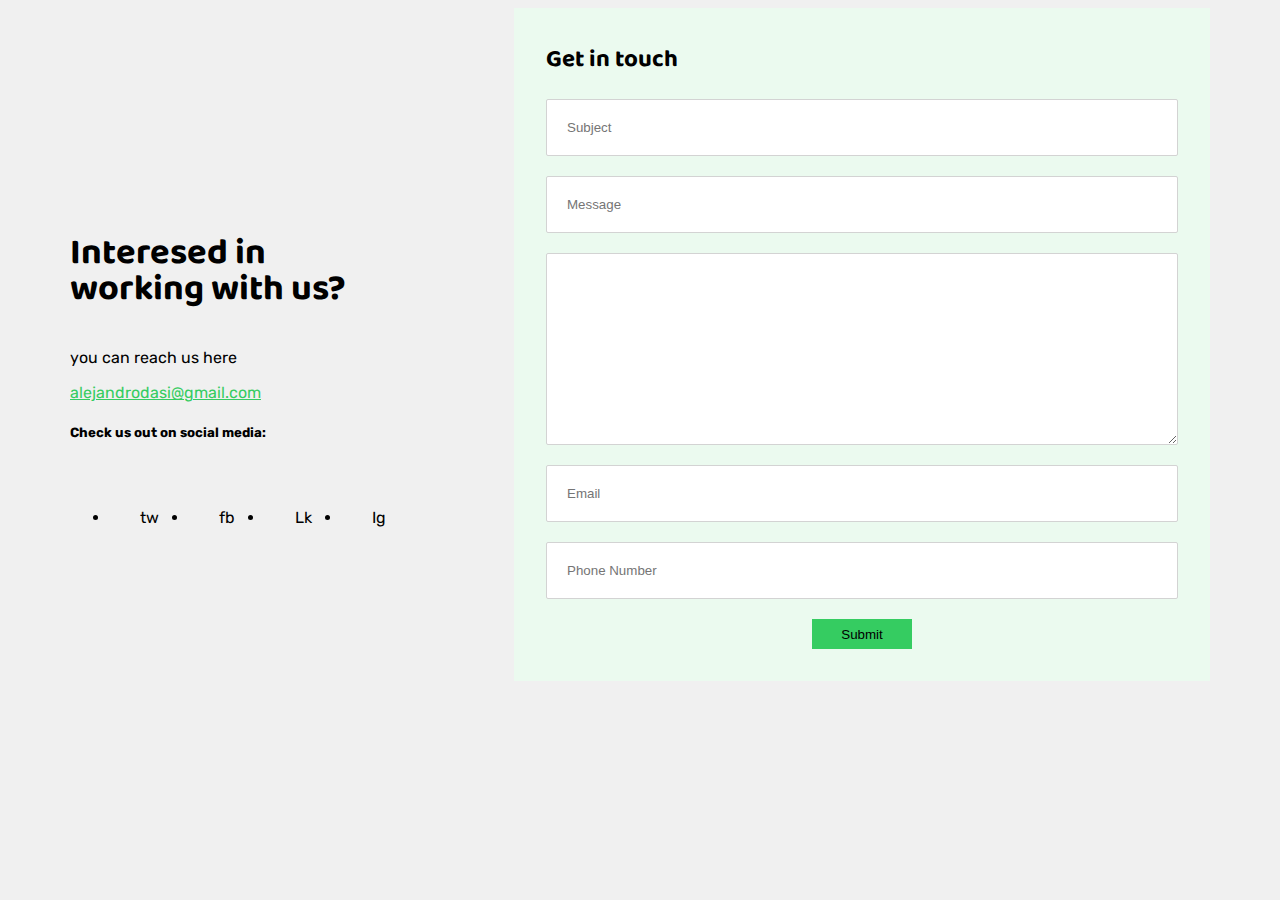
<file: contact form responsive/index.html>
<html lang="en">

<head>
    <meta charset="UTF-8">
    <meta http-equiv="X-UA-Compatible" content="IE=edge">
    <meta name="viewport" content="width=device-width, initial-scale=1.0">
    <title></title>
    <link rel="stylesheet" href="../contact form responsive/css/style.css">
    <link rel="preconnect" href="https://fonts.googleapis.com">
    <link rel="preconnect" href="https://fonts.gstatic.com" crossorigin>
    <link href="https://fonts.googleapis.com/css2?family=Baloo+Bhai+2:wght@700&display=swap" rel="stylesheet">
    <link rel="preconnect" href="https://fonts.googleapis.com">
    <link rel="preconnect" href="https://fonts.gstatic.com" crossorigin>
    <link href="https://fonts.googleapis.com/css2?family=Baloo+Bhai+2:wght@700&family=Rubik:wght@300&display=swap"
        rel="stylesheet">
</head>

<body>
    <main>
    <section class="column">
        <h1 class="baloo">Interesed in working with us?</h1>
        <p class="rubik">you can reach us here </p>
        <a class="link green" href="url"> alejandrodasi@gmail.com</a>
        <h5 class="rubik">Check us out on social media:</h5>
        <ul>
            <li class="rubik">tw</li>
            <li class="rubik">fb</li>
            <li class="rubik">Lk</li>
            <li class="rubik">Ig</li>
        </ul>
    </section>

    <form action="" class="rubik column"> <h2 class="baloo">Get in touch</h2>
        <input class="input" type="text" placeholder="Subject">
        <input class="input"type="text" placeholder="Message">
        <textarea class="input"cols="30" rows="10"></textarea>
        <input class="input"type="text" placeholder="Email">
        <input class="input"type="tel" placeholder="Phone Number">
        <input class="button" type="submit" placeholder="Send Message">

    </form>
    </main>

</body>

</html>
</file>
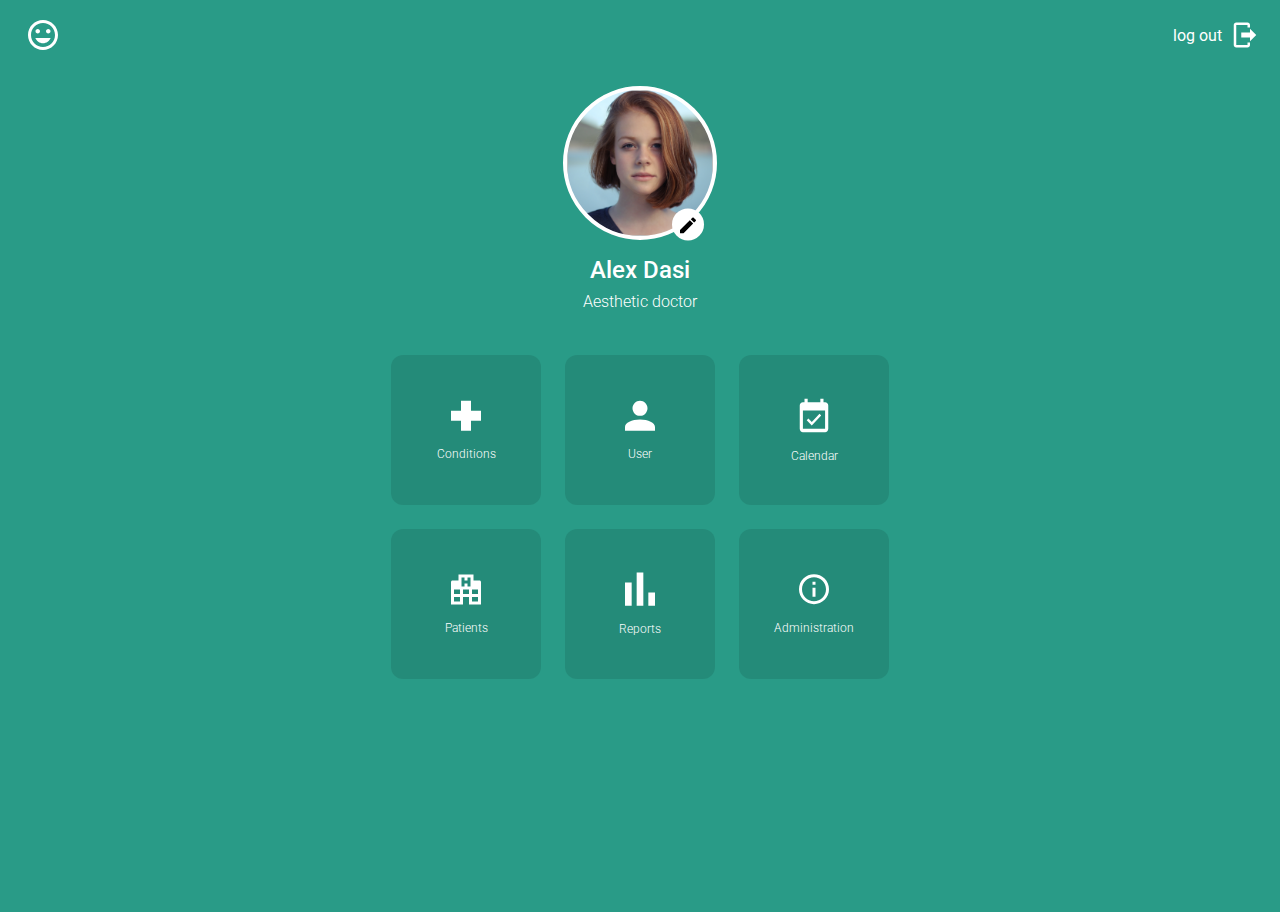
<file: grid/figma/index.html>
<html lang="en">

<head>
    <meta charset="UTF-8">
    <meta http-equiv="X-UA-Compatible" content="IE=edge">
    <meta name="viewport" content="width=device-width, initial-scale=1.0">
    <title>Document</title>
    <link rel="stylesheet" href="../css/style.css">
    <style>
        @import url('https://fonts.googleapis.com/css2?family=Roboto:wght@300;500&display=swap');
    </style>
</head>

<body class="gradient">
    <div class="topbar">
        <div class="topbar__left">
            <a href="url">
                <svg width="30" height="30" viewBox="0 0 30 30" fill="none"
                    xmlns="http://www.w3.org/2000/svg">
                    <path
                        d="M14.985 0C6.705 0 0 6.72 0 15C0 23.28 6.705 30 14.985 30C23.28 30 30 23.28 30 15C30 6.72 23.28 0 14.985 0ZM15 27C8.37 27 3 21.63 3 15C3 8.37 8.37 3 15 3C21.63 3 27 8.37 27 15C27 21.63 21.63 27 15 27ZM20.25 13.5C21.495 13.5 22.5 12.495 22.5 11.25C22.5 10.005 21.495 9 20.25 9C19.005 9 18 10.005 18 11.25C18 12.495 19.005 13.5 20.25 13.5ZM9.75 13.5C10.995 13.5 12 12.495 12 11.25C12 10.005 10.995 9 9.75 9C8.505 9 7.5 10.005 7.5 11.25C7.5 12.495 8.505 13.5 9.75 13.5ZM15 23.25C18.495 23.25 21.465 21.06 22.665 18H7.335C8.535 21.06 11.505 23.25 15 23.25Z"
                        fill="white" />
                </svg>
            </a> 
        </div>
        <div class="topbar__right">
            <a href="url">log out    
            </a>
            <svg width="30" height="30" viewBox="0 0 30 30" fill="none"
                xmlns="http://www.w3.org/2000/svg">
                <path
                    d="M20 21.25V17.5H11.25V12.5H20V8.75L26.25 15L20 21.25ZM17.5 2.5C18.163 2.5 18.7989 2.76339 19.2678 3.23223C19.7366 3.70107 20 4.33696 20 5V7.5H17.5V5H6.25V25H17.5V22.5H20V25C20 25.663 19.7366 26.2989 19.2678 26.7678C18.7989 27.2366 18.163 27.5 17.5 27.5H6.25C5.58696 27.5 4.95107 27.2366 4.48223 26.7678C4.01339 26.2989 3.75 25.663 3.75 25V5C3.75 4.33696 4.01339 3.70107 4.48223 3.23223C4.95107 2.76339 5.58696 2.5 6.25 2.5H17.5Z"
                    fill="white" />
            </svg>
        </div>
    </div>
    <header>

        <section class="user">
            <div class="avatar">
                <figure><img class="user--image"></img></figure>
                <div class="user--edit">
                    <svg class="icon--edit" width="16" height="17" viewBox="0 0 16 17" fill="none"
                        xmlns="http://www.w3.org/2000/svg">
                        <path
                            d="M0 13.6646V16.9975H3.33287L13.1626 7.16775L9.82975 3.83488L0 13.6646ZM15.74 4.59033C16.0867 4.24371 16.0867 3.68379 15.74 3.33717L13.6603 1.25746C13.3137 0.910843 12.7538 0.910843 12.4072 1.25746L10.7807 2.8839L14.1136 6.21677L15.74 4.59033V4.59033Z"
                            fill="black" />
                    </svg>
                </div>
            </div>

            <h3 class="name">Alex Dasi</h3>
            <p class="title">Aesthetic doctor</p>
        </section>
    </header>

    <section class="menu">
        <ul class="grid">
            <a class="grid__cell--50">
                <svg width="30" height="31" viewBox="0 0 30 31" fill="none" xmlns="http://www.w3.org/2000/svg">
                    <path d="M30 20.8334H20V30.8334H10V20.8334H0V10.8334H10V0.833374H20V10.8334H30" fill="white" />
                </svg>
                <p>Conditions</p>
            </a>
            <a class="grid__cell--50">
                <svg width="30" height="31" viewBox="0 0 30 31" fill="none" xmlns="http://www.w3.org/2000/svg">
                    <path
                        d="M15 0.833374C16.9891 0.833374 18.8968 1.62355 20.3033 3.03007C21.7098 4.4366 22.5 6.34425 22.5 8.33337C22.5 10.3225 21.7098 12.2302 20.3033 13.6367C18.8968 15.0432 16.9891 15.8334 15 15.8334C13.0109 15.8334 11.1032 15.0432 9.6967 13.6367C8.29018 12.2302 7.5 10.3225 7.5 8.33337C7.5 6.34425 8.29018 4.4366 9.6967 3.03007C11.1032 1.62355 13.0109 0.833374 15 0.833374ZM15 19.5834C23.2875 19.5834 30 22.9396 30 27.0834V30.8334H0V27.0834C0 22.9396 6.7125 19.5834 15 19.5834Z"
                        fill="white" />
                </svg>
                <p>User</p>
            </a>
            <a class="grid__cell--50">
                <svg width="30" height="35" viewBox="0 0 30 35" fill="none" xmlns="http://www.w3.org/2000/svg">
                    <path
                        d="M26.0878 30.8333H3.91253V12.4999H26.0878V30.8333ZM26.0878 4.16659H24.5039V0.833252H21.336V4.16659H8.66437V0.833252H5.49648V4.16659H3.91253C2.15434 4.16659 0.744629 5.66659 0.744629 7.49992V30.8333C0.744629 31.7173 1.07839 32.5652 1.67248 33.1903C2.26658 33.8154 3.07235 34.1666 3.91253 34.1666H26.0878C26.928 34.1666 27.7338 33.8154 28.3279 33.1903C28.922 32.5652 29.2557 31.7173 29.2557 30.8333V7.49992C29.2557 6.61586 28.922 5.76802 28.3279 5.1429C27.7338 4.51777 26.928 4.16659 26.0878 4.16659ZM22.1755 17.5999L20.4965 15.8333L12.7668 23.9666L9.40883 20.4333L7.72984 22.1999L12.7668 27.4999L22.1755 17.5999Z"
                        fill="white" />
                </svg>

                <p>Calendar</p>
            </a>
            <a class="grid__cell--50">
                <svg width="30" height="31" viewBox="0 0 30 31" fill="none" xmlns="http://www.w3.org/2000/svg">
                    <path
                        d="M0 30.5V8C0 7.60218 0.158035 7.22064 0.43934 6.93934C0.720644 6.65804 1.10218 6.5 1.5 6.5H7.5V0.5H22.5V6.5H28.5C28.8978 6.5 29.2794 6.65804 29.5607 6.93934C29.842 7.22064 30 7.60218 30 8V30.5H18V23H12V30.5H0ZM10.5 3.5V12.5H13.5V9.5H16.5V12.5H19.5V3.5H16.5V6.5H13.5V3.5H10.5ZM3 27.5H9V23H3V27.5ZM3 20H9V15.5H3V20ZM21 27.5H27V23H21V27.5ZM21 20H27V15.5H21V20ZM12 20H18V15.5H12V20Z"
                        fill="white" />
                </svg>
                <p>Patients</p>
            </a>
            <a class="grid__cell--50">
                <svg width="30" height="34" viewBox="0 0 30 34" fill="none" xmlns="http://www.w3.org/2000/svg">
                    <path
                        d="M0 33.8333V10.5H6.66667V33.8333H0ZM11.6667 33.8333V0.5H18.3333V33.8333H11.6667ZM23.3333 33.8333V20.5H30V33.8333H23.3333Z"
                        fill="white" />
                </svg>
                <p>Reports</p>
            </a>
            <a class="grid__cell--50">
                <svg width="30" height="31" viewBox="0 0 30 31" fill="none" xmlns="http://www.w3.org/2000/svg">
                    <path
                        d="M13.5 10.6667H16.5V7.66675H13.5V10.6667ZM15 27.1667C8.385 27.1667 3 21.7817 3 15.1667C3 8.55175 8.385 3.16675 15 3.16675C21.615 3.16675 27 8.55175 27 15.1667C27 21.7817 21.615 27.1667 15 27.1667ZM15 0.166748C13.0302 0.166748 11.0796 0.554735 9.25975 1.30856C7.43986 2.06238 5.78628 3.16727 4.3934 4.56015C1.58035 7.37319 0 11.1885 0 15.1667C0 19.145 1.58035 22.9603 4.3934 25.7733C5.78628 27.1662 7.43986 28.2711 9.25975 29.0249C11.0796 29.7788 13.0302 30.1667 15 30.1667C18.9782 30.1667 22.7936 28.5864 25.6066 25.7733C28.4196 22.9603 30 19.145 30 15.1667C30 13.1969 29.612 11.2464 28.8582 9.4265C28.1044 7.60661 26.9995 5.95302 25.6066 4.56015C24.2137 3.16727 22.5601 2.06238 20.7403 1.30856C18.9204 0.554735 16.9698 0.166748 15 0.166748ZM13.5 22.6667H16.5V13.6667H13.5V22.6667Z"
                        fill="white" />
                </svg>
                <p>Administration</p>
            </a>
        </ul>
    </section>



</body>

</html>
</file>
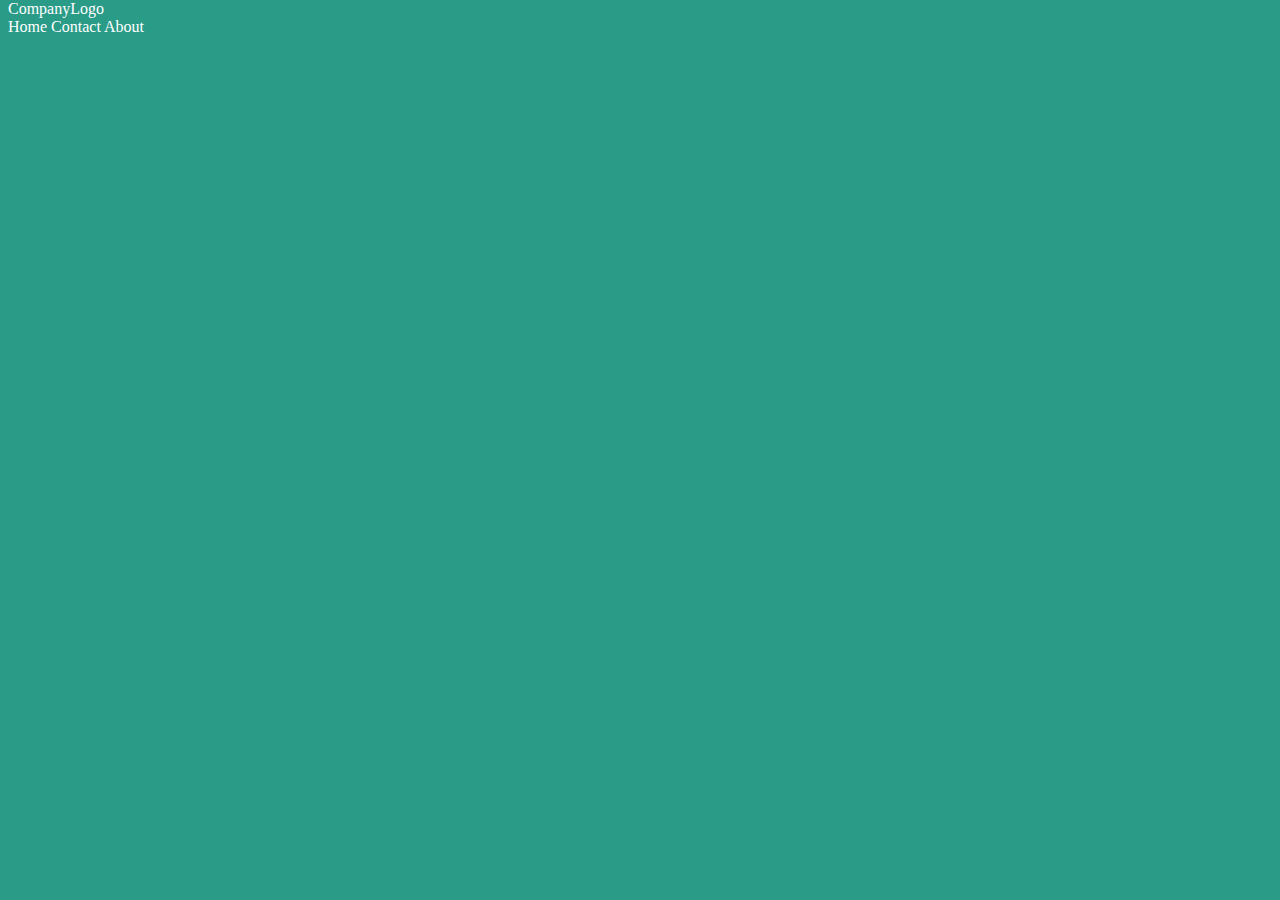
<file: grid/test header/index.html>
<html lang="en">
<head>
    <meta charset="UTF-8">
    <meta http-equiv="X-UA-Compatible" content="IE=edge">
    <meta name="viewport" content="width=º, initial-scale=1.0">
    <title>Document</title>
    <link rel="stylesheet" href="../css/style.css">
</head>
<body>
    
</body>
</html>
<div class="header">
    <a href="#default" class="logo">CompanyLogo</a>
    <div class="header-right">
      <a class="active" href="#home">Home</a>
      <a href="#contact">Contact</a>
      <a href="#about">About</a>
    </div>
  </div>
</file>
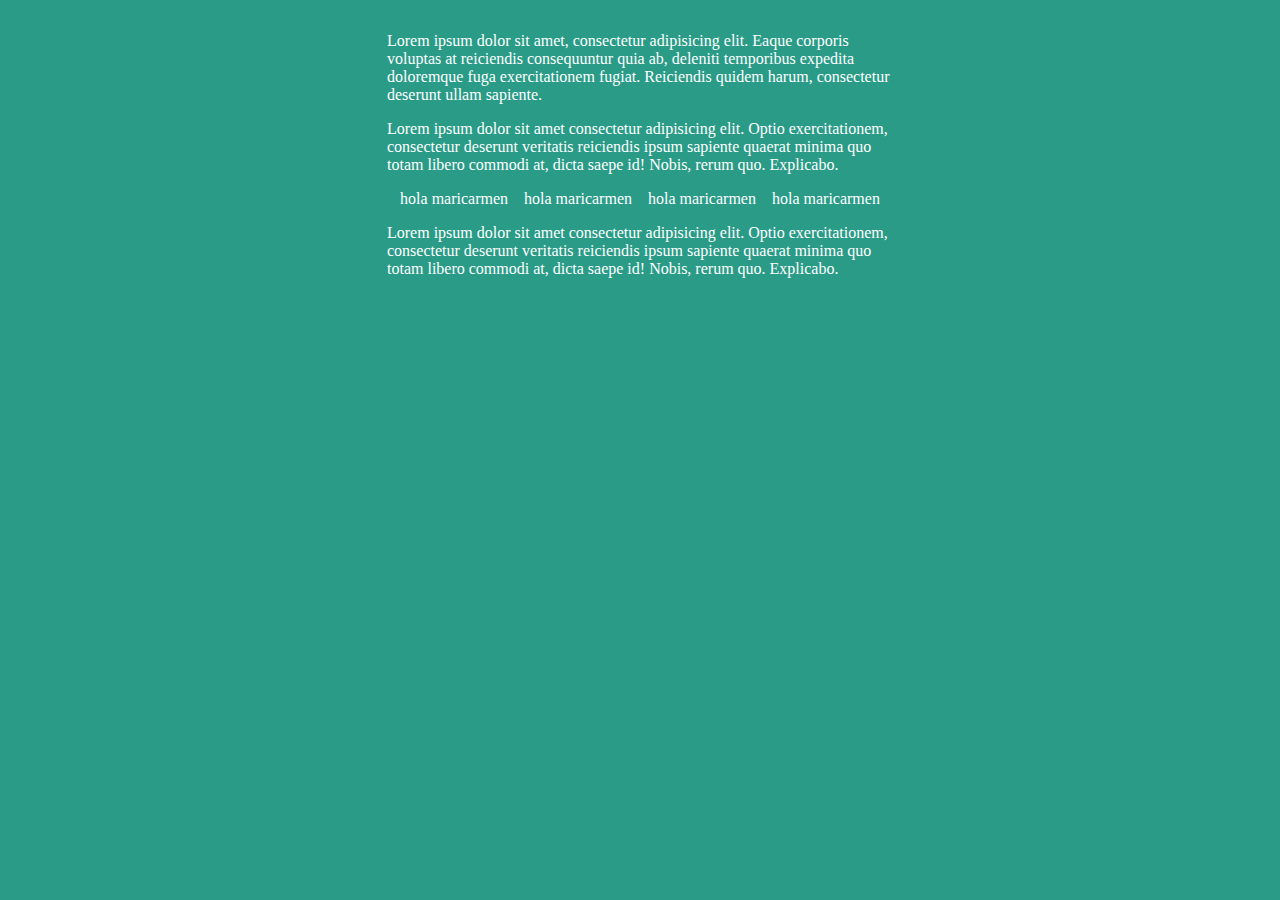
<file: grid/grid.html>
<html lang="en">

<head>
    <meta charset="UTF-8">
    <meta http-equiv="X-UA-Compatible" content="IE=edge">
    <meta name="viewport" content="width=device-width, initial-scale=1.0">
    <title>Document</title>
    <link rel="stylesheet" href="../grid/css/style.css">
</head>

<body>
    <div class="grid">
        <div class="grid__cell-100">
            <p>Lorem ipsum dolor sit amet, consectetur adipisicing elit. Eaque corporis voluptas at
                reiciendis consequuntur quia ab, deleniti temporibus expedita doloremque fuga exercitationem fugiat.
                Reiciendis
                quidem harum, consectetur deserunt ullam sapiente.</p>
        </div>
        <div class="grid__cell-50">
            <p> Lorem ipsum dolor sit amet consectetur adipisicing elit. Optio exercitationem, consectetur deserunt
                veritatis
                reiciendis ipsum sapiente quaerat minima quo totam libero commodi at, dicta saepe id! Nobis, rerum quo.
                Explicabo.</p>
        </div>
    
        <div class="grid__cell-25"><p>hola maricarmen</p></div> 
        <div class="grid__cell-25"><p>hola maricarmen</p></div> 
        <div class="grid__cell-25"><p>hola maricarmen</p></div> 
        <div class="grid__cell-25"><p>hola maricarmen</p></div> 

        <div class="grid__cell-50">
            <p> Lorem ipsum dolor sit amet consectetur adipisicing elit. Optio exercitationem, consectetur deserunt
                veritatis
                reiciendis ipsum sapiente quaerat minima quo totam libero commodi at, dicta saepe id! Nobis, rerum quo.
                Explicabo.</p>
        </div>

    </div>

</body>

</html>
</file>
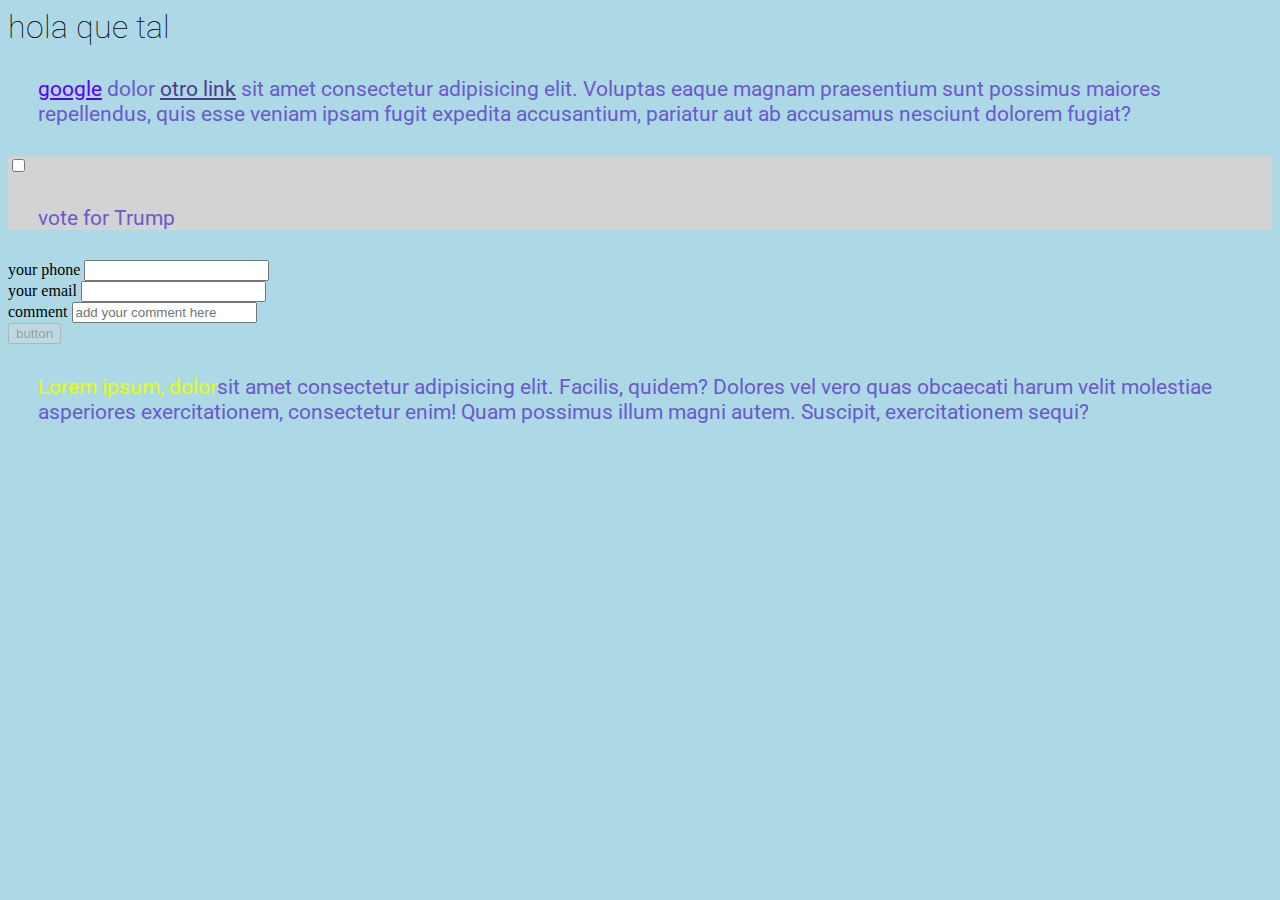
<file: selectores/selectores.html>
<html lang="en">

<head>
    <meta charset="UTF-8">
    <meta http-equiv="X-UA-Compatible" content="IE=edge">
    <meta name="viewport" content="width=device-width, initial-scale=1.0">
    <title>Document</title>
    <link rel="preconnect" href="https://fonts.googleapis.com">
    <link rel="preconnect" href="https://fonts.gstatic.com" crossorigin>
    <link href="https://fonts.googleapis.com/css2?family=Roboto:wght@100;300;900&display=swap" rel="stylesheet">
    <link rel="stylesheet" href="../selectores/selectores.css">
</head>

<body>

    <html>
    <h1>
        hola que tal

    </h1>
    <p>
        <a href="https://www.google.com">google</a> dolor <a href="">otro link</a> sit amet consectetur adipisicing
        elit. Voluptas
        eaque magnam praesentium sunt possimus maiores
        repellendus, quis esse veniam ipsam fugit expedita accusantium, pariatur aut ab accusamus nesciunt dolorem
        fugiat?


    <div class="section1"><label for="checkbox"></label>
        <input type="checkbox" id="checkbox">
        <p>vote for Trump</p>
    </div>
    <div><label for="tel">your phone</label>
        <input type="tel" id="tel">
    </div>
    <div><label for="email">your email</label>
        <input type="email" id="email">
    </div>
    <div><label for="text">comment</label>
        <input type="text" placeholder="add your comment here" id="text">
    </div>

    <button disabled>button</button>






    </p>
    <p class="prueba"> <span class="foo" id="fuck">Lorem ipsum, dolor</span>sit amet consectetur adipisicing elit.
        Facilis, quidem? Dolores vel
        vero quas obcaecati harum
        velit molestiae asperiores exercitationem, consectetur enim! Quam possimus illum magni autem. Suscipit,
        exercitationem sequi?</p>


</body>

</html>
</file>
<file: contact form responsive/css/style.css>
body{
    background-color: rgb(240, 240, 240);
}
section{
    padding-top: 80px;
    font-family: 'Rubik', sans-serif;
    margin-left: auto;
    margin-right: auto;
    max-width: 320px;
    
}

.baloo{
    font-family: 'Baloo Bhai 2', cursive;
}
.green{
    color: #35CC61;
}
.button{
    background-color: #35CC61;
    border: none;
    max-width: 150px;
    min-width: 100px;
    min-height: 30px;
    margin-left: auto;
    margin-right: auto;
}
form {
    background-color: #EBFAEF;
    padding: 32px;
    max-width: 320px;  
    margin-left: auto;
    margin-right: auto;
   
}

.column{
    display: flex;
    flex-direction: column;
}
.input{
    margin-bottom: 20px;
    border-color: lightgray;
    border-radius: 2px;
    border-width: 1px;
    padding: 20px;
    border-style: solid;
}
h1{
    font-size: 36px;
    line-height: 1;
}
h2{
    margin-top: 0px;
    margin-bottom: 20px;
}
ul{
    display: flex;
    flex-direction: row;
}
li{
    padding: 30px;
}

@media (min-width:600px) {
main{
    display: flex;
    width: 100%;
    flex-direction: row;
    justify-content: center;
    align-items: center;
}
form.column{
    min-width: 50%;
    
}
    
}
</file>
<file: grid/css/style.css>
html {
  font-size: 100%;
}

body, html {
  height: 100%;
}

body {
  font-family: "Roboto";
  background-color: #299b87;
  color: white;
  margin-block-start: 0em;
  margin-block-end: 0em;
}

a:-webkit-any-link {
  color: white;
  text-decoration: none;
}

h3 {
  font-weight: 500;
  font-size: 24px;
}

.name {
  margin-top: 0px;
  margin-bottom: 0px;
}

.title {
  margin-top: 0px;
  margin-bottom: 0px;
}

p {
  font-weight: 300;
  font-size: 16px;
  margin-top: 0px;
  margin-bottom: 0px;
}

a svg, p {
  padding: 8px;
}

ul {
  margin-block-start: 0em;
  margin-block-end: 0em;
}

.icon {
  width: 30px;
  height: 30px;
}

.topbar {
  display: flex;
  justify-content: space-between;
  margin: 12px;
  align-items: center;
}
.topbar__left {
  color: white;
}
.topbar__right {
  color: white;
  display: flex;
  align-items: center;
}
.topbar__right a {
  padding: 8px;
}

.user {
  display: flex;
  flex-direction: column;
  justify-content: center;
  align-items: center;
  margin-left: auto;
  margin-right: auto;
}

.avatar {
  position: relative;
}

.user--image {
  width: 146px;
  height: 146px;
  background-color: #d1d1d1;
  border-radius: 50%;
  border: solid 4px white;
  background-image: url(../images/avatar.jpg);
  background-size: 250px;
  background-repeat: no-repeat;
  background-position: center;
  display: inline-block;
}

.user--edit {
  background-color: white;
  border-radius: 50%;
  display: flex;
  align-items: center;
  justify-content: center;
  width: 32px;
  height: 32px;
  line-height: 12px;
  text-align: center;
  position: absolute;
  bottom: 3%;
  left: 50%;
  transform: translate(100%, -30%);
}

.grid {
  display: flex;
  flex-wrap: wrap;
  padding: 0;
  padding-top: 24px;
  justify-content: center;
  align-items: center;
  max-width: 522px;
  margin-left: auto;
  margin-right: auto;
}
.grid__cell {
  margin: 11px;
}
.grid__cell--50 {
  background-color: rgba(0, 0, 0, 0.1);
  margin: 12px;
  height: 150px;
  min-width: 150px;
  max-width: 150px;
  display: flex;
  flex-direction: column;
  flex-wrap: wrap;
  flex: 0 0 calc(50% - 24px);
  justify-content: center;
  align-items: center;
  border-radius: 12px;
}
.grid__cell--10 {
  flex: 0 0 10%;
}

a > p {
  font-size: 12px;
}

.name {
  font-family: "Roboto", sans-serif;
}
</file>
<file: selectores/selectores.css>
body
{
background-color: lightblue;
}
h1{
    font-family: 'Roboto', sans-serif;
    font-weight: 100;
}
p
{
font-size: 16pt;
font-family: 'Roboto', sans-serif;
}

a
{
    color: rgb(89, 0, 255);
}
a:visited
{
  color: darkslateblue
}
.special
{
    color:red
}

.special:visited
{
    color: green;
    
}
a:focus.special
{
    border: 2px dotted black;
    background-color:silver
}
a:hover
{
    color: springgreen;
}

/*inputs*/

input[type="text"]:focus{
    box-shadow: 0 0 5px 5px darkslategray;
}
input:focus{
    box-shadow: 0 0 5px 5px rgb(9, 219, 219);
}

a[href="https://www.google.com"]:hover
{
    color: rgb(255, 199, 45);
}

input:checked ~ p
{
    color: red;
}
p{
    color: slateblue;
    margin: 30px;
}
span{
    color: seagreen;
}

p span
{
    color: yellow;
}
.foo{
    color: tomato;
}
span.foo
{color: snow;}

.prueba .foo {
    color: tan;
}

p.prueba span.foo {
    color: rgb(97, 255, 92);
}



#fuck{
    color: black;
}

span#fuck{
    color: rgb(229, 255, 0);
    font-family: 'Roboto', sans-serif;
}

.section1{
    background-color: lightgray;
}
</file>
